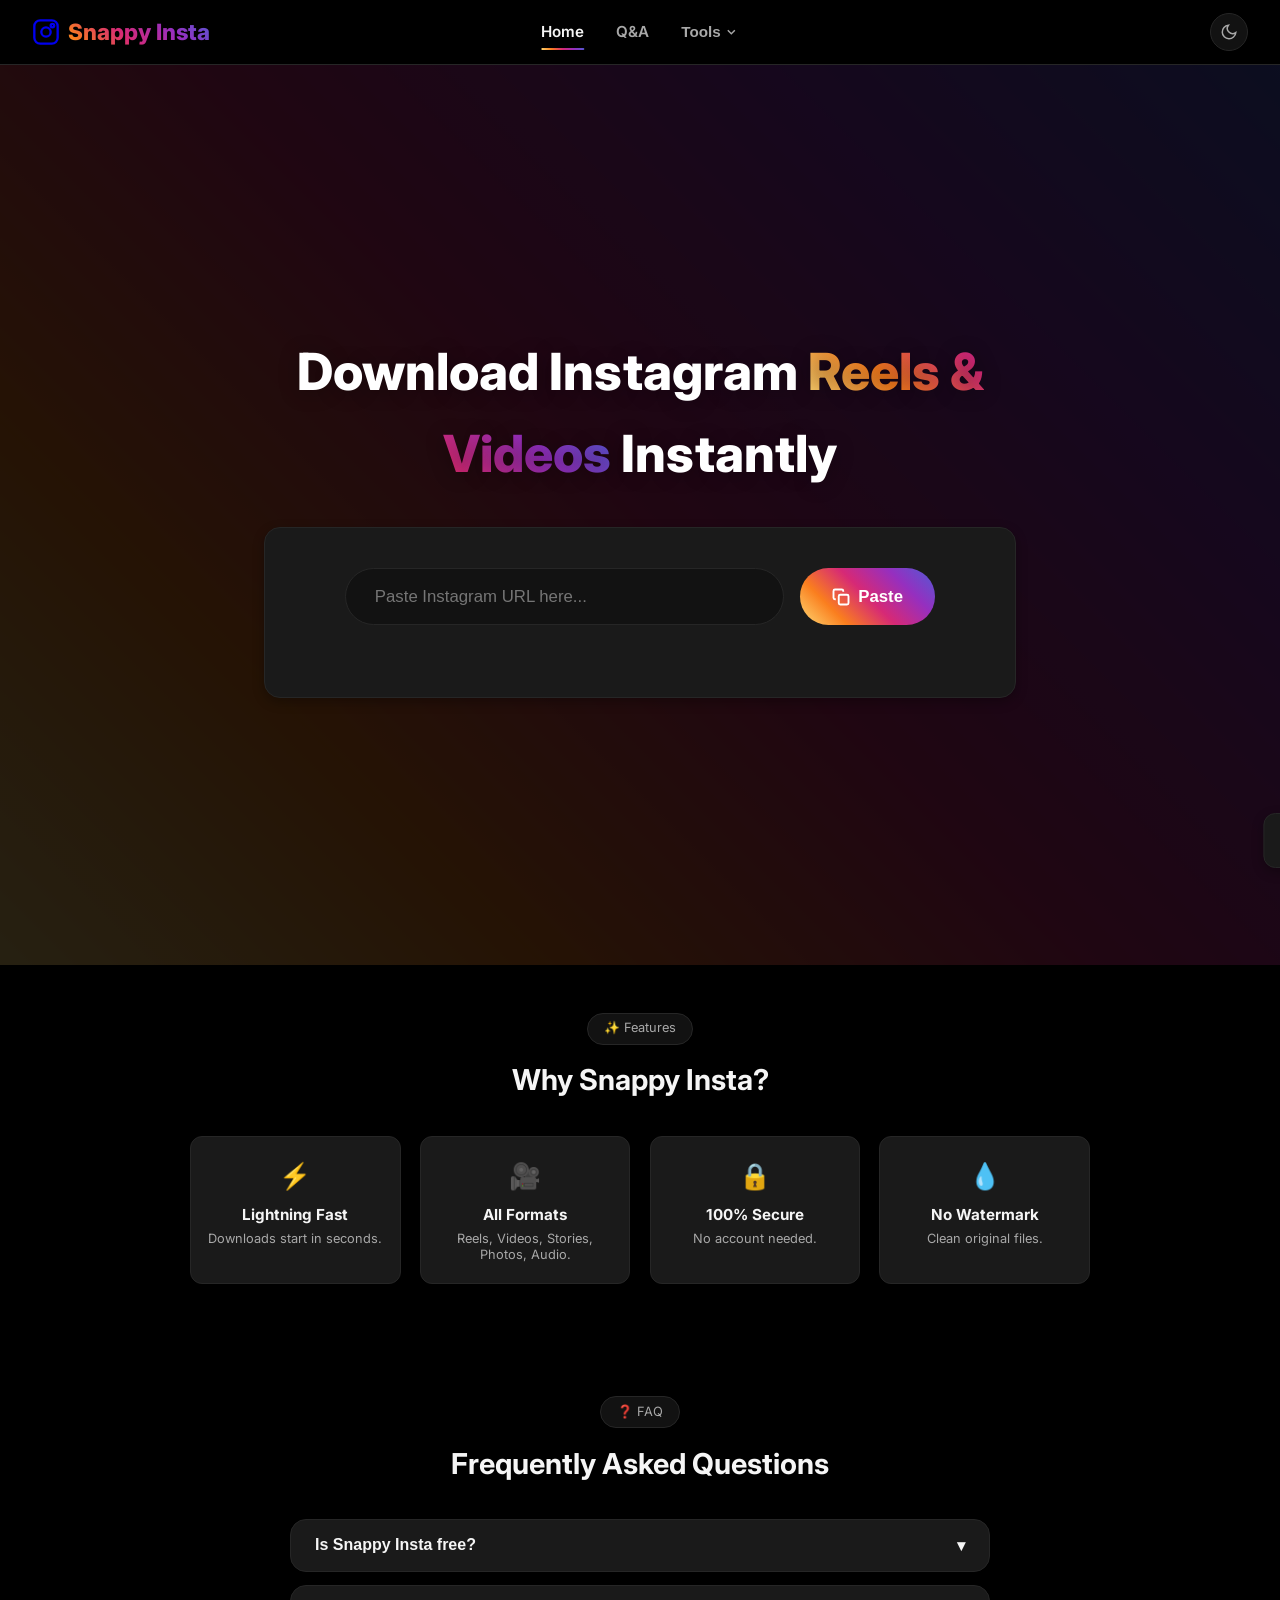
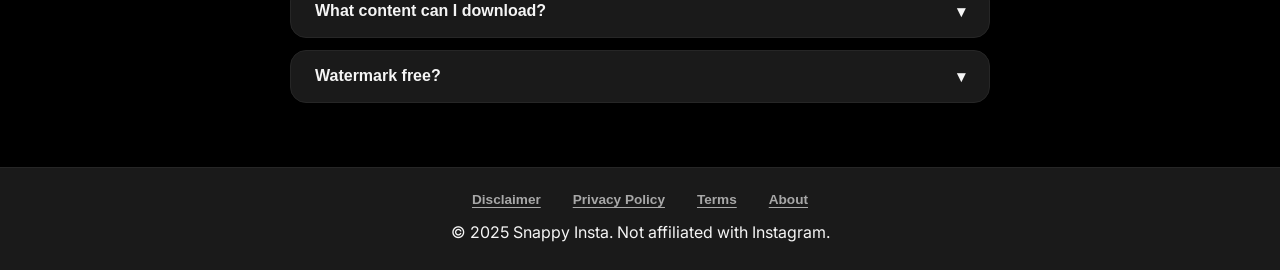
<file: index.html>
<!DOCTYPE html>
<html lang="en">
<head>
    <meta charset="UTF-8">
    <meta name="viewport" content="width=device-width, initial-scale=1.0">
    <title>Snappy Insta - Instagram Video Downloader</title>
    <meta name="description" content="Download Instagram Reels, Videos in HD. No watermark, no login, 100% free.">
    <link rel="preconnect" href="https://fonts.googleapis.com">
    <link rel="preconnect" href="https://fonts.gstatic.com" crossorigin>
    <link href="https://fonts.googleapis.com/css2?family=Inter:opsz,wght@14..32,400;14..32,500;14..32,600;14..32,700;14..32,800&display=swap" rel="stylesheet">
    <link rel="stylesheet" href="assets/css/style.css">
    <link rel="stylesheet" href="assets/css/responsive.css">
    <!-- 👇 ADD YOUR FAVICON HERE 👇 -->
    <link rel="icon" type="image/png" href="favicon.svg">
</head>
<body class="dark">
    <!-- Header -->
    <header class="navbar-instagram">
        <a href="index.html" class="nav-brand">
            <svg width="28" height="28" viewBox="0 0 24 24" fill="none" stroke="currentColor" stroke-width="2">
                <rect x="2" y="2" width="20" height="20" rx="5"/><circle cx="12" cy="12" r="4"/><circle cx="17.5" cy="6.5" r="1.5"/>
            </svg>
            Snappy Insta
        </a>

        <!-- Centered navigation -->
        <div class="nav-center">
            <a href="index.html" class="nav-link active">Home</a>
            <a href="#faq" class="nav-link">Q&A</a>

            <!-- Tools Dropdown -->
            <div class="dropdown">
                <button class="nav-link dropdown-toggle" id="toolsDropdownBtn">
                    Tools
                    <svg class="chevron-down" width="14" height="14" viewBox="0 0 24 24" fill="none" stroke="currentColor" stroke-width="2.5"><polyline points="6 9 12 15 18 9"/></svg>
                </button>
                <div class="dropdown-menu" id="toolsDropdownMenu">
                    <a href="#" class="dropdown-item" data-platform="Instagram">
                        <svg width="20" height="20" viewBox="0 0 24 24" fill="none" stroke="currentColor" stroke-width="2"><rect x="2" y="2" width="20" height="20" rx="5"/><circle cx="12" cy="12" r="4"/><circle cx="17.5" cy="6.5" r="1.5"/></svg>
                        Instagram
                    </a>
                    <a href="#" class="dropdown-item" data-platform="Facebook">
                        <svg width="20" height="20" viewBox="0 0 24 24" fill="currentColor"><path d="M24 12.073c0-6.627-5.373-12-12-12s-12 5.373-12 12c0 5.99 4.388 10.954 10.125 11.854v-8.385H7.078v-3.47h3.047V9.43c0-3.007 1.792-4.669 4.533-4.669 1.312 0 2.686.235 2.686.235v2.953H15.83c-1.491 0-1.956.925-1.956 1.874v2.25h3.328l-.532 3.47h-2.796v8.385C19.612 23.027 24 18.062 24 12.073z"/></svg>
                        Facebook
                    </a>
                    <a href="#" class="dropdown-item" data-platform="YouTube">
                        <svg width="20" height="20" viewBox="0 0 24 24" fill="currentColor"><path d="M23.498 6.186a3.016 3.016 0 0 0-2.122-2.136C19.505 3.545 12 3.545 12 3.545s-7.505 0-9.377.505A3.017 3.017 0 0 0 .502 6.186C0 8.07 0 12 0 12s0 3.93.502 5.814a3.016 3.016 0 0 0 2.122 2.136c1.871.505 9.376.505 9.376.505s7.505 0 9.377-.505a3.015 3.015 0 0 0 2.122-2.136C24 15.93 24 12 24 12s0-3.93-.502-5.814zM9.545 15.568V8.432L15.818 12l-6.273 3.568z"/></svg>
                        YouTube
                    </a>
                    <a href="#" class="dropdown-item" data-platform="Twitter/X">
                        <svg width="20" height="20" viewBox="0 0 24 24" fill="currentColor"><path d="M18.244 2.25h3.308l-7.227 8.26 8.502 11.24H16.17l-5.214-6.817L4.99 21.75H1.68l7.73-8.835L1.254 2.25H8.08l4.713 6.231zm-1.161 17.52h1.833L7.084 4.126H5.117z"/></svg>
                        Twitter/X
                    </a>
                    <a href="https://snappytok.vercel.app" class="dropdown-item" data-platform="TikTok">
                        <svg width="20" height="20" viewBox="0 0 24 24" fill="currentColor"><path d="M12.525.02c1.31-.02 2.61-.01 3.91-.02.08 1.53.63 3.09 1.75 4.17 1.12 1.11 2.7 1.62 4.24 1.79v4.03c-1.44-.05-2.89-.35-4.2-.97-.57-.26-1.1-.59-1.62-.93-.01 2.92.01 5.84-.02 8.75-.08 1.4-.54 2.79-1.35 3.94-1.31 1.92-3.58 3.17-5.91 3.21-1.43.08-2.86-.31-4.08-1.03-2.02-1.19-3.44-3.37-3.65-5.71-.02-.5-.03-1-.01-1.49.18-1.9 1.12-3.72 2.58-4.96 1.66-1.44 3.98-2.13 6.15-1.72.02 1.48-.04 2.96-.04 4.44-.99-.32-2.15-.23-3.02.37-.63.41-1.11 1.04-1.36 1.75-.21.51-.15 1.07-.14 1.61.24 1.64 1.82 3.02 3.5 2.87 1.12-.01 2.19-.66 2.77-1.61.19-.33.4-.67.41-1.06.1-1.79.06-3.57.07-5.36.01-4.03-.01-8.05.02-12.07z"/></svg>
                        TikTok
                    </a>
                </div>
            </div>
        </div>

        <!-- Theme Toggle (right side) -->
        <button id="themeToggle" class="theme-toggle-btn" aria-label="Toggle theme">
            <svg class="sun-icon" width="18" height="18" viewBox="0 0 24 24" fill="none" stroke="currentColor" stroke-width="2">
                <circle cx="12" cy="12" r="5"/><line x1="12" y1="1" x2="12" y2="3"/><line x1="12" y1="21" x2="12" y2="23"/><line x1="4.22" y1="4.22" x2="5.64" y2="5.64"/><line x1="18.36" y1="18.36" x2="19.78" y2="19.78"/><line x1="1" y1="12" x2="3" y2="12"/><line x1="21" y1="12" x2="23" y2="12"/><line x1="4.22" y1="19.78" x2="5.64" y2="18.36"/><line x1="18.36" y1="5.64" x2="19.78" y2="4.22"/>
            </svg>
            <svg class="moon-icon" width="18" height="18" viewBox="0 0 24 24" fill="none" stroke="currentColor" stroke-width="2">
                <path d="M21 12.79A9 9 0 1111.21 3 7 7 0 0021 12.79z"/>
            </svg>
        </button>
    </header>

    <main>
        <!-- Hero -->
        <section class="hero" id="hero">
            <div class="container hero-container">
                <h1 class="hero-title">Download Instagram <span class="gradient-text">Reels & Videos</span> Instantly</h1>
                
                <div class="downloader-card" id="downloaderCard">
                    <div class="input-group">
                        <input type="url" id="urlInput" class="url-input" placeholder="Paste Instagram URL here..." autocomplete="off">
                        <button id="pasteBtn" class="btn-paste">
                            <svg width="18" height="18" viewBox="0 0 24 24" fill="none" stroke="currentColor" stroke-width="2.5">
                                <rect x="9" y="9" width="13" height="13" rx="2" ry="2"/><path d="M5 15H4a2 2 0 01-2-2V4a2 2 0 012-2h9a2 2 0 012 2v1"/>
                            </svg>
                            Paste
                        </button>
                    </div>
                    <p class="error-msg" id="errorMsg"></p>
                </div>

                <div id="loader" class="loader-container" style="display:none;">
                    <div class="spinner"></div>
                    <p>Fetching media...</p>
                </div>

                <div id="results" class="results-section" style="display:none;">
                    <div id="resultsGrid" class="results-grid"></div>
                </div>
            </div>
        </section>

        <!-- Features -->
        <section class="features" id="features">
            <div class="container">
                <div class="section-header">
                    <span class="badge">✨ Features</span>
                    <h2>Why Snappy Insta?</h2>
                </div>
                <div class="features-grid">
                    <div class="feature-card"><div class="feature-icon">⚡</div><h3>Lightning Fast</h3><p>Downloads start in seconds.</p></div>
                    <div class="feature-card"><div class="feature-icon">🎥</div><h3>All Formats</h3><p>Reels, Videos, Stories, Photos, Audio.</p></div>
                    <div class="feature-card"><div class="feature-icon">🔒</div><h3>100% Secure</h3><p>No account needed.</p></div>
                    <div class="feature-card"><div class="feature-icon">💧</div><h3>No Watermark</h3><p>Clean original files.</p></div>
                </div>
            </div>
        </section>

        <!-- FAQ -->
        <section class="faq" id="faq">
            <div class="container">
                <div class="section-header">
                    <span class="badge">❓ FAQ</span>
                    <h2>Frequently Asked Questions</h2>
                </div>
                <div class="faq-list">
                    <div class="faq-item"><button class="faq-question">Is Snappy Insta free? <span>▾</span></button><div class="faq-answer"><p>Yes! 100% free.</p></div></div>
                    <div class="faq-item"><button class="faq-question">What content can I download? <span>▾</span></button><div class="faq-answer"><p>Reels, Videos, Stories, Photos, Audio from public accounts.</p></div></div>
                    <div class="faq-item"><button class="faq-question">Watermark free? <span>▾</span></button><div class="faq-answer"><p>No watermarks. Original files.</p></div></div>
                </div>
            </div>
        </section>
    </main>

    <!-- Footer -->
    <footer>
        <div class="footer-links">
            <button class="footer-link" data-modal="disclaimer">Disclaimer</button>
            <button class="footer-link" data-modal="policy">Privacy Policy</button>
            <button class="footer-link" data-modal="terms">Terms</button>
            <button class="footer-link" data-modal="about">About</button>
        </div>
        <p>© 2025 Snappy Insta. Not affiliated with Instagram.</p>
    </footer>

    <!-- Modals -->
    <div class="modal-overlay" id="modalOverlay">
        <div class="modal-card" id="modalCard">
            <button class="modal-close" id="modalClose">
                <svg width="20" height="20" viewBox="0 0 24 24" fill="none" stroke="currentColor" stroke-width="2.5"><line x1="18" y1="6" x2="6" y2="18"/><line x1="6" y1="6" x2="18" y2="18"/></svg>
            </button>
            <div class="modal-content" id="modalContent"></div>
        </div>
    </div>

    <!-- Toast -->
    <div id="toast" class="toast">
        <span id="toastMsg"></span>
        <button class="toast-close" onclick="hideToast()">✕</button>
    </div>

    <script src="assets/js/config.js"></script>
    <script src="assets/js/api.js"></script>
    <script src="assets/js/app.js"></script>
</body>
</html>
</file>
<file: assets/css/style.css>
:root {
    --ig-yellow: #feda75;
    --ig-orange: #fa7e1e;
    --ig-pink: #d62976;
    --ig-purple: #962fbf;
    --ig-blue: #4f5bd5;
    --ig-gradient: linear-gradient(45deg, #feda75, #fa7e1e, #d62976, #962fbf, #4f5bd5);
    --bg: #000;
    --bg-secondary: #121212;
    --surface: #1a1a1a;
    --border: #262626;
    --text: #f5f5f5;
    --text-secondary: #a8a8a8;
    --primary: #0095f6;
    --primary-hover: #1877f2;
    --shadow: 0 4px 12px rgba(0,0,0,0.3);
    --radius: 16px;
    --font: 'Inter', sans-serif;
}

body.light {
    --bg: #fafafa;
    --bg-secondary: #fff;
    --surface: #fff;
    --border: #dbdbdb;
    --text: #262626;
    --text-secondary: #8e8e8e;
    --shadow: 0 4px 12px rgba(0,0,0,0.08);
}

*, *::before, *::after { margin:0; padding:0; box-sizing:border-box; }

body {
    font-family: var(--font);
    background: var(--bg);
    color: var(--text);
    line-height: 1.6;
    transition: background 0.3s, color 0.3s;
}

.container { width:100%; max-width:800px; margin:0 auto; padding:0 1.5rem; }

/* ========== HEADER ========== */
.navbar-instagram {
    position: sticky; top:0; z-index:1000;
    background: rgba(0,0,0,0.9); backdrop-filter: blur(20px);
    border-bottom: 1px solid var(--border);
    padding: 0.8rem 2rem;
    display: flex; align-items: center; justify-content: space-between;
}
body.light .navbar-instagram { background: rgba(255,255,255,0.95); }

.nav-brand {
    display: flex; align-items: center; gap:0.5rem;
    font-weight: 800; font-size: 1.4rem;
    background: var(--ig-gradient);
    -webkit-background-clip: text; -webkit-text-fill-color: transparent;
    text-decoration: none;
    white-space: nowrap;
}

/* Center navigation */
.nav-center {
    display: flex; align-items: center; gap: 2rem;
    position: absolute; left: 50%; transform: translateX(-50%);
}

.nav-link {
    color: var(--text-secondary); text-decoration: none; font-weight:600; font-size:0.95rem;
    display: flex; align-items: center; gap:0.25rem;
    transition: color 0.2s; background: none; border: none; cursor: pointer;
}
.nav-link:hover, .nav-link.active { color: var(--text); }
.nav-link.active { position: relative; }
.nav-link.active::after {
    content: ''; position: absolute; bottom: -6px; left:0; width:100%; height:2px;
    background: var(--ig-gradient); border-radius: 1px;
}

/* Dropdown */
.dropdown { position: relative; }
.dropdown-toggle .chevron-down { transition: transform 0.2s; }
.dropdown-toggle.open .chevron-down { transform: rotate(180deg); }

.dropdown-menu {
    position: absolute; top: 100%; left: 50%; transform: translateX(-50%);
    background: var(--surface); border: 1px solid var(--border); border-radius: 12px;
    padding: 0.5rem 0; min-width: 200px;
    box-shadow: var(--shadow);
    opacity: 0; visibility: hidden;
    transition: opacity 0.2s, visibility 0.2s;
    z-index: 1001;
}
.dropdown-menu.show { opacity: 1; visibility: visible; }

.dropdown-item {
    display: flex; align-items: center; gap: 0.75rem;
    padding: 0.6rem 1.2rem;
    color: var(--text-secondary); text-decoration: none; font-weight:500;
    transition: background 0.2s, color 0.2s;
}
.dropdown-item:hover { background: var(--bg-secondary); color: var(--text); }

/* Theme toggle */
.theme-toggle-btn {
    background: var(--bg-secondary); border:1px solid var(--border);
    border-radius: 50px; width:38px; height:38px;
    display: flex; align-items: center; justify-content: center;
    cursor: pointer; color: var(--text-secondary);
    margin-left: auto;
}
body.light .moon-icon { display: none; }
body:not(.light) .sun-icon { display: none; }

/* ========== HERO / DOWNLOADER ========== */
.hero {
    background: var(--ig-gradient);
    min-height: 100vh;
    display: flex; align-items: center; justify-content: center;
    text-align: center; position: relative; padding: 4rem 0;
}
.hero::before { content: ''; position: absolute; inset:0; background: rgba(0,0,0,0.85); }
body.light .hero::before { background: rgba(255,255,255,0.9); }
.hero-container { position: relative; z-index:1; width:100%; }
.hero-title { font-size: clamp(2rem, 5vw, 3.2rem); font-weight:800; color:#fff; margin-bottom:2rem; text-shadow:0 2px 20px rgba(0,0,0,0.3); }
.gradient-text { background: var(--ig-gradient); -webkit-background-clip: text; -webkit-text-fill-color: transparent; }

/* ========== INPUT CARD WIDTH BADHAYA GAYA ========== */
.downloader-card {
    background: var(--surface); border:1px solid var(--border);
    border-radius: var(--radius); padding:2.5rem 5rem;
    box-shadow: var(--shadow);
    max-width: 1000px;      /* 👈 650px se badhakar 800px */
    margin:0 auto;
}
.input-group { display:flex; gap:1rem; flex-wrap:wrap; }
.url-input {
    flex:1; min-width:250px;
    padding:1.1rem 1.8rem;
    background:var(--bg-secondary); border:1px solid var(--border);
    border-radius: 50px; color:var(--text); font-size:1.05rem;
    outline:none;
}
.url-input:focus { border-color:#d62976; }
.btn-paste {
    background:var(--ig-gradient); border:none; border-radius:50px;
    padding:1.1rem 2rem; color:#fff; font-weight:700; font-size:1.05rem;
    cursor:pointer; display:flex; align-items:center; gap:0.5rem;
    white-space:nowrap; transition:transform 0.2s;
}
.btn-paste:hover { transform:translateY(-2px); }
.btn-paste:disabled { opacity:0.7; cursor:not-allowed; transform:none; }
.error-msg { color:#ed4956; margin-top:0.8rem; font-size:0.9rem; min-height:1.2rem; }

.loader-container { display:flex; flex-direction:column; align-items:center; gap:1rem; margin:2rem 0; }
.spinner { width:44px; height:44px; border:4px solid var(--border); border-top-color:#d62976; border-radius:50%; animation:spin 0.7s linear infinite; }
@keyframes spin { to { transform:rotate(360deg); } }

/* ========== RESULTS ========== */
.results-section { margin:2rem 0; }
.results-grid { display:flex; flex-direction:column; gap:1.5rem; }

/* ========== RESULT CARD WIDTH BADHAYA GAYA ========== */
.result-row {
    background:var(--surface); border:1px solid var(--border);
    border-radius: var(--radius);
    padding:2.2rem 2.5rem;
    display:flex; gap:3rem; align-items:center;
    box-shadow:var(--shadow); transition:transform 0.2s;
    max-width: 1200px;     /* 👈 1000px se badhakar 1200px */
    margin:0 auto;
}
.result-row:hover { transform:translateY(-2px); }
.result-preview {
    width: 380px;           /* 👈 thoda bada preview */
    height: 240px;
    border-radius:12px; overflow:hidden;
    background:var(--bg-secondary); flex-shrink:0; position:relative;
}
.result-video { width:100%; height:100%; object-fit:cover; }
.result-duration-badge {
    position:absolute; bottom:8px; right:8px;
    background:rgba(0,0,0,0.7); color:#fff;
    padding:3px 8px; border-radius:4px; font-size:0.7rem;
}
.result-content { flex:1; display:flex; flex-direction:column; justify-content:space-between; gap:1rem; }
.result-title { font-size:1.4rem; font-weight:700; cursor:pointer; }
.result-title:hover { color:#d62976; }
.result-creator { font-size:0.95rem; color:var(--text-secondary); display:flex; align-items:center; gap:0.4rem; margin-top:0.2rem; }
.creator-dot { width:8px; height:8px; background:#d62976; border-radius:50%; }
.result-meta { display:flex; flex-wrap:wrap; gap:0.7rem; margin-top:0.5rem; }
.meta-tag {
    background:var(--bg-secondary); border:1px solid var(--border);
    padding:5px 14px; border-radius:20px; font-size:0.85rem;
    color:var(--text-secondary);
}
.result-actions { display:flex; flex-direction:column; gap:0.8rem; margin-top:auto; }
.btn-dl-row, .btn-new-link {
    padding:0.9rem 1.8rem; border:none; border-radius:12px;
    font-weight:600; font-size:0.95rem; cursor:pointer;
    display:flex; align-items:center; justify-content:center; gap:0.5rem;
    transition:all 0.2s;
}
.btn-dl-row { background:var(--ig-gradient); color:#fff; }
.btn-dl-row:hover:not(:disabled) { transform:translateY(-2px); }
.btn-dl-row:disabled { opacity:0.7; cursor:not-allowed; }
.btn-new-link { background:var(--bg-secondary); color:var(--text-secondary); border:1px solid var(--border); }
.btn-new-link:hover { background:var(--border); color:var(--text); }
.btn-spinner { width:14px; height:14px; border:2px solid rgba(255,255,255,0.3); border-top-color:#fff; border-radius:50%; animation:spin 0.6s linear infinite; display:inline-block; }

/* ========== FEATURES (HOW TO USE) – COMPACT & FIXED ========== */
.features { padding: 3rem 0; }
.features .container { max-width: 1000px; }  /* wider container for feature grid */
.features-grid {
    display: grid;
    grid-template-columns: repeat(4, 1fr);   /* 4 equal columns on desktop */
    gap: 1.2rem;
    max-width: 900px;
    margin: 0 auto;
}
.feature-card {
    background: var(--surface); border:1px solid var(--border);
    border-radius: 12px;
    padding: 1.2rem 0.8rem;   /* reduced padding */
    text-align: center;
    transition: transform 0.2s;
}
.feature-card:hover { transform: translateY(-3px); }
.feature-icon { font-size: 1.6rem; margin-bottom: 0.4rem; }
.feature-card h3 { font-size: 0.95rem; font-weight: 700; margin-bottom: 0.2rem; }
.feature-card p { font-size: 0.8rem; color: var(--text-secondary); line-height: 1.3; }

/* ========== OTHER SECTIONS ========== */
section { padding:4rem 0; }
.section-header { text-align:center; margin-bottom:2rem; }
.badge { display:inline-block; background:var(--bg-secondary); border:1px solid var(--border); border-radius:30px; padding:0.3rem 1rem; font-size:0.8rem; color:var(--text-secondary); margin-bottom:0.8rem; }
h2 { font-size:1.8rem; }

.faq-list { max-width:700px; margin:0 auto; display:flex; flex-direction:column; gap:0.8rem; }
.faq-item { background:var(--surface); border:1px solid var(--border); border-radius:var(--radius); padding:1rem 1.5rem; }
.faq-question { width:100%; background:none; border:none; color:var(--text); font-size:1rem; font-weight:600; display:flex; justify-content:space-between; cursor:pointer; }
.faq-answer { max-height:0; overflow:hidden; transition:max-height 0.3s; color:var(--text-secondary); }
.faq-item.open .faq-answer { max-height:150px; padding-top:0.5rem; }

/* ========== FOOTER ========== */
footer { background:var(--surface); border-top:1px solid var(--border); padding:1.5rem 2rem; text-align:center; }
.footer-links { display:flex; justify-content:center; gap:2rem; margin-bottom:0.8rem; flex-wrap:wrap; }
.footer-link { background:none; border:none; color:var(--text-secondary); font-weight:600; font-size:0.85rem; cursor:pointer; transition:color 0.2s; text-decoration:underline; text-underline-offset:3px; }
.footer-link:hover { color:var(--text); }

/* ========== MODALS ========== */
.modal-overlay {
    position:fixed; inset:0; background:rgba(0,0,0,0.7); backdrop-filter:blur(8px);
    display:flex; align-items:center; justify-content:center; z-index:2000;
    opacity:0; visibility:hidden; transition:opacity 0.3s, visibility 0.3s;
}
.modal-overlay.active { opacity:1; visibility:visible; }

.modal-card {
    background:var(--surface); border:1px solid var(--border); border-radius:20px;
    padding:2rem 2.5rem; max-width:550px; width:90%; max-height:80vh; overflow-y:auto;
    position:relative; box-shadow:0 20px 60px rgba(0,0,0,0.5);
    transform: translateY(20px); transition: transform 0.3s;
}
.modal-overlay.active .modal-card { transform: translateY(0); }
.modal-close {
    position:absolute; top:1rem; right:1rem; background:none; border:none;
    color:var(--text-secondary); cursor:pointer; width:30px; height:30px;
    display:flex; align-items:center; justify-content:center; border-radius:50%;
    transition: background 0.2s;
}
.modal-close:hover { background:var(--border); }
.modal-content h2 { margin-bottom:1rem; font-size:1.5rem; }
.modal-content p { color:var(--text-secondary); line-height:1.7; margin-bottom:0.8rem; }

/* ========== TOAST ========== */
.toast { position:fixed; bottom:2rem; right:2rem; background:var(--surface); border:1px solid var(--border); box-shadow:var(--shadow); padding:1rem 1.5rem; border-radius:12px; display:flex; align-items:center; gap:0.8rem; z-index:999; transform:translateX(120%); transition:transform 0.3s; }
.toast.show { transform:translateX(0); }
.toast-close { background:none; border:none; color:var(--text-secondary); cursor:pointer; font-size:1.1rem; }

/* Hide sections when results shown */
body.results-active .hero-title,
body.results-active .downloader-card,
body.results-active .features,
body.results-active .faq { display:none !important; }
body.results-active .hero { min-height:auto; padding:2rem 0; }

/* ========== RESPONSIVE ========== */
@media (max-width: 1024px) {
    .features-grid { grid-template-columns: repeat(2, 1fr); }
    .result-row { max-width: 100%; padding: 1.8rem; }
    .result-preview { width: 100%; height: 260px; }
}

@media (max-width: 768px) {
    .navbar-instagram { flex-wrap:wrap; padding:0.8rem 1rem; }
    .nav-center { position:static; transform:none; order:3; width:100%; justify-content:center; margin-top:0.5rem; gap:1.5rem; }
    .theme-toggle-btn { order:1; }
    .nav-brand { order:2; }
    .dropdown-menu { left:0; transform:none; }
    .hero { min-height:70vh; padding:3rem 0; }
    .hero-title { font-size:1.6rem; }
    .downloader-card { padding:1.5rem; max-width:100%; }
    .input-group { flex-direction:column; }
    .btn-paste { width:100%; justify-content:center; }
    .result-row { flex-direction:column; max-width:100%; padding:1.2rem; }
    .result-preview { width:100%; height:250px; }
    .result-actions { flex-direction:row; }
    .btn-dl-row, .btn-new-link { flex:1; }
    .features-grid { grid-template-columns: repeat(2, 1fr); }
    .footer-links { gap:1rem; }
}

@media (max-width: 480px) {
    .hero-title { font-size:1.4rem; }
    .url-input { padding:0.8rem 1rem; font-size:0.9rem; }
    .btn-paste { padding:0.8rem 1rem; font-size:0.9rem; }
    .result-preview { height:200px; }
    .result-title { font-size:1.1rem; }
    .features-grid { grid-template-columns: 1fr; }
    .modal-card { padding:1.5rem; }
}
</file>
<file: assets/css/responsive.css>
@media (max-width: 900px) {
    .navbar-instagram { flex-wrap: wrap; justify-content: center; gap: 1rem; }
    .nav-center { position: static; transform: none; order: 3; width: 100%; justify-content: center; }
    .theme-toggle-btn { position: absolute; right: 1rem; top: 1rem; }
    .nav-brand { order: 1; }
}

@media (max-width: 768px) {
    .hero { min-height:70vh; padding:3rem 0; }
    .hero-title { font-size:1.6rem; }
    .downloader-card { padding:1.2rem; }
    .input-group { flex-direction:column; }
    .btn-paste { width:100%; justify-content:center; }
    .result-row { flex-direction: column; max-width: 100%; padding: 1.2rem; }
    .result-preview { width: 100%; height: 250px; }
    .result-actions { flex-direction: row; }
    .btn-dl-row, .btn-new-link { flex:1; }
    .footer-links { gap: 1rem; }
}

@media (max-width: 480px) {
    .hero-title { font-size:1.4rem; }
    .url-input { padding:0.8rem 1rem; font-size:0.9rem; }
    .btn-paste { padding:0.8rem 1rem; font-size:0.9rem; }
    .result-preview { height:200px; }
    .result-title { font-size:1.1rem; }
}
</file>
